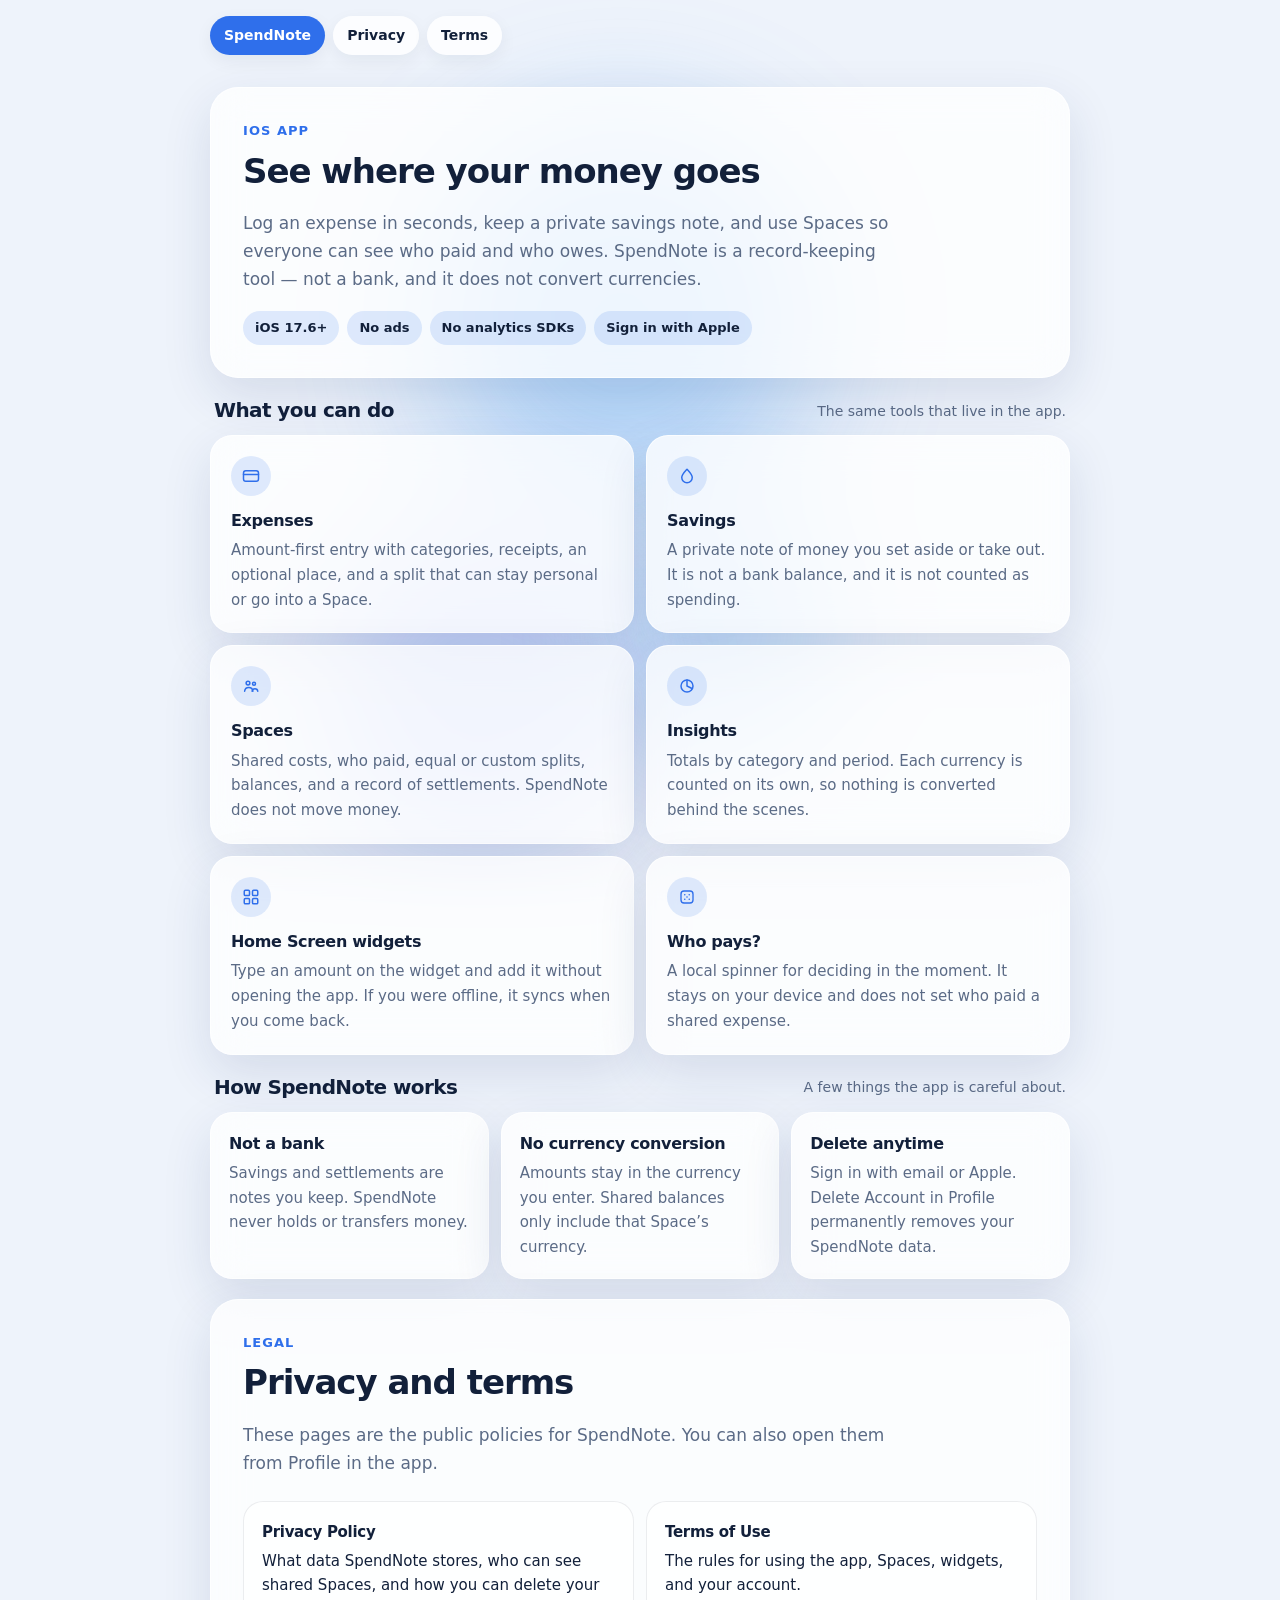
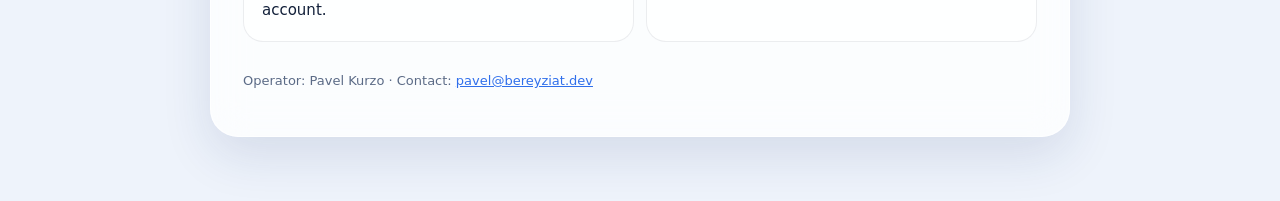
<file: index.html>
<!DOCTYPE html>
<html lang="en" id="top">
<head>
    <meta charset="utf-8">
    <meta name="viewport" content="width=device-width, initial-scale=1">
    <title>SpendNote</title>
    <meta name="description" content="SpendNote is an iOS app to track personal spending and split shared costs. Privacy Policy and Terms of Use.">
    <link rel="stylesheet" href="styles.css">
</head>
<body>
    <div class="atmosphere" aria-hidden="true">
        <div class="blob" data-blob></div>
        <div class="blob" data-blob></div>
        <div class="blob" data-blob></div>
    </div>

    <header class="topbar">
        <nav class="topbar-inner">
            <a class="active" href="index.html#top">SpendNote</a>
            <a href="privacy.html#top">Privacy</a>
            <a href="terms.html#top">Terms</a>
        </nav>
    </header>

    <div class="wrap">
        <main>
            <section class="card">
                <p class="kicker">iOS app</p>
                <h2>See where your money goes</h2>
                <p class="lede">Log an expense in seconds, keep a private savings note, and use Spaces so everyone can see who paid and who owes. SpendNote is a record-keeping tool — not a bank, and it does not convert currencies.</p>
                <div class="chips">
                    <span class="chip">iOS 17.6+</span>
                    <span class="chip">No ads</span>
                    <span class="chip">No analytics SDKs</span>
                    <span class="chip">Sign in with Apple</span>
                </div>
            </section>

            <section class="section">
                <div class="section-head">
                    <h3>What you can do</h3>
                    <p>The same tools that live in the app.</p>
                </div>
                <div class="features">
                    <article class="feature">
                        <div class="icon" aria-hidden="true">
                            <svg width="18" height="18" viewBox="0 0 24 24" fill="none" stroke="currentColor" stroke-width="2" stroke-linecap="round" stroke-linejoin="round"><rect x="2" y="5" width="20" height="14" rx="3"/><path d="M2 10h20"/></svg>
                        </div>
                        <strong>Expenses</strong>
                        <p>Amount-first entry with categories, receipts, an optional place, and a split that can stay personal or go into a Space.</p>
                    </article>
                    <article class="feature">
                        <div class="icon" aria-hidden="true">
                            <svg width="18" height="18" viewBox="0 0 24 24" fill="none" stroke="currentColor" stroke-width="2" stroke-linecap="round" stroke-linejoin="round"><path d="M12 3c-2.8 3.2-7 6.8-7 11a7 7 0 0 0 14 0c0-4.2-4.2-7.8-7-11z"/></svg>
                        </div>
                        <strong>Savings</strong>
                        <p>A private note of money you set aside or take out. It is not a bank balance, and it is not counted as spending.</p>
                    </article>
                    <article class="feature">
                        <div class="icon" aria-hidden="true">
                            <svg width="18" height="18" viewBox="0 0 24 24" fill="none" stroke="currentColor" stroke-width="2" stroke-linecap="round" stroke-linejoin="round"><circle cx="8" cy="8" r="2.5"/><circle cx="16" cy="9" r="2"/><path d="M3.5 19c.3-2.8 2.6-5 5.5-5s5.2 2.2 5.5 5"/><path d="M13.5 19c.2-1.8 1.8-3.2 3.8-3.2 2 0 3.5 1.2 3.7 3.2"/></svg>
                        </div>
                        <strong>Spaces</strong>
                        <p>Shared costs, who paid, equal or custom splits, balances, and a record of settlements. SpendNote does not move money.</p>
                    </article>
                    <article class="feature">
                        <div class="icon" aria-hidden="true">
                            <svg width="18" height="18" viewBox="0 0 24 24" fill="none" stroke="currentColor" stroke-width="2" stroke-linecap="round" stroke-linejoin="round"><circle cx="12" cy="12" r="8"/><path d="M12 4v8l6 3"/></svg>
                        </div>
                        <strong>Insights</strong>
                        <p>Totals by category and period. Each currency is counted on its own, so nothing is converted behind the scenes.</p>
                    </article>
                    <article class="feature">
                        <div class="icon" aria-hidden="true">
                            <svg width="18" height="18" viewBox="0 0 24 24" fill="none" stroke="currentColor" stroke-width="2" stroke-linecap="round" stroke-linejoin="round"><rect x="3" y="3" width="7" height="7" rx="1.5"/><rect x="14" y="3" width="7" height="7" rx="1.5"/><rect x="3" y="14" width="7" height="7" rx="1.5"/><rect x="14" y="14" width="7" height="7" rx="1.5"/></svg>
                        </div>
                        <strong>Home Screen widgets</strong>
                        <p>Type an amount on the widget and add it without opening the app. If you were offline, it syncs when you come back.</p>
                    </article>
                    <article class="feature">
                        <div class="icon" aria-hidden="true">
                            <svg width="18" height="18" viewBox="0 0 24 24" fill="none" stroke="currentColor" stroke-width="1.8" stroke-linecap="round" stroke-linejoin="round"><rect x="4" y="4" width="16" height="16" rx="4"/><circle cx="9" cy="9" r="1.1" fill="currentColor" stroke="none"/><circle cx="15" cy="9" r="1.1" fill="currentColor" stroke="none"/><circle cx="12" cy="12" r="1.1" fill="currentColor" stroke="none"/><circle cx="9" cy="15" r="1.1" fill="currentColor" stroke="none"/><circle cx="15" cy="15" r="1.1" fill="currentColor" stroke="none"/></svg>
                        </div>
                        <strong>Who pays?</strong>
                        <p>A local spinner for deciding in the moment. It stays on your device and does not set who paid a shared expense.</p>
                    </article>
                </div>
            </section>

            <section class="section">
                <div class="section-head">
                    <h3>How SpendNote works</h3>
                    <p>A few things the app is careful about.</p>
                </div>
                <div class="notes">
                    <article class="note">
                        <strong>Not a bank</strong>
                        <p>Savings and settlements are notes you keep. SpendNote never holds or transfers money.</p>
                    </article>
                    <article class="note">
                        <strong>No currency conversion</strong>
                        <p>Amounts stay in the currency you enter. Shared balances only include that Space’s currency.</p>
                    </article>
                    <article class="note">
                        <strong>Delete anytime</strong>
                        <p>Sign in with email or Apple. Delete Account in Profile permanently removes your SpendNote data.</p>
                    </article>
                </div>
            </section>

            <section class="card section">
                <p class="kicker">Legal</p>
                <h2>Privacy and terms</h2>
                <p class="lede">These pages are the public policies for SpendNote. You can also open them from Profile in the app.</p>
                <div class="grid">
                    <a class="tile" href="privacy.html#top">
                        <strong>Privacy Policy</strong>
                        What data SpendNote stores, who can see shared Spaces, and how you can delete your account.
                    </a>
                    <a class="tile" href="terms.html#top">
                        <strong>Terms of Use</strong>
                        The rules for using the app, Spaces, widgets, and your account.
                    </a>
                </div>
                <p class="foot">Operator: Pavel Kurzo · Contact: <a href="mailto:pavel@bereyziat.dev">pavel@bereyziat.dev</a></p>
            </section>
        </main>
    </div>
    <script src="atmosphere.js"></script>
</body>
</html>
</file>
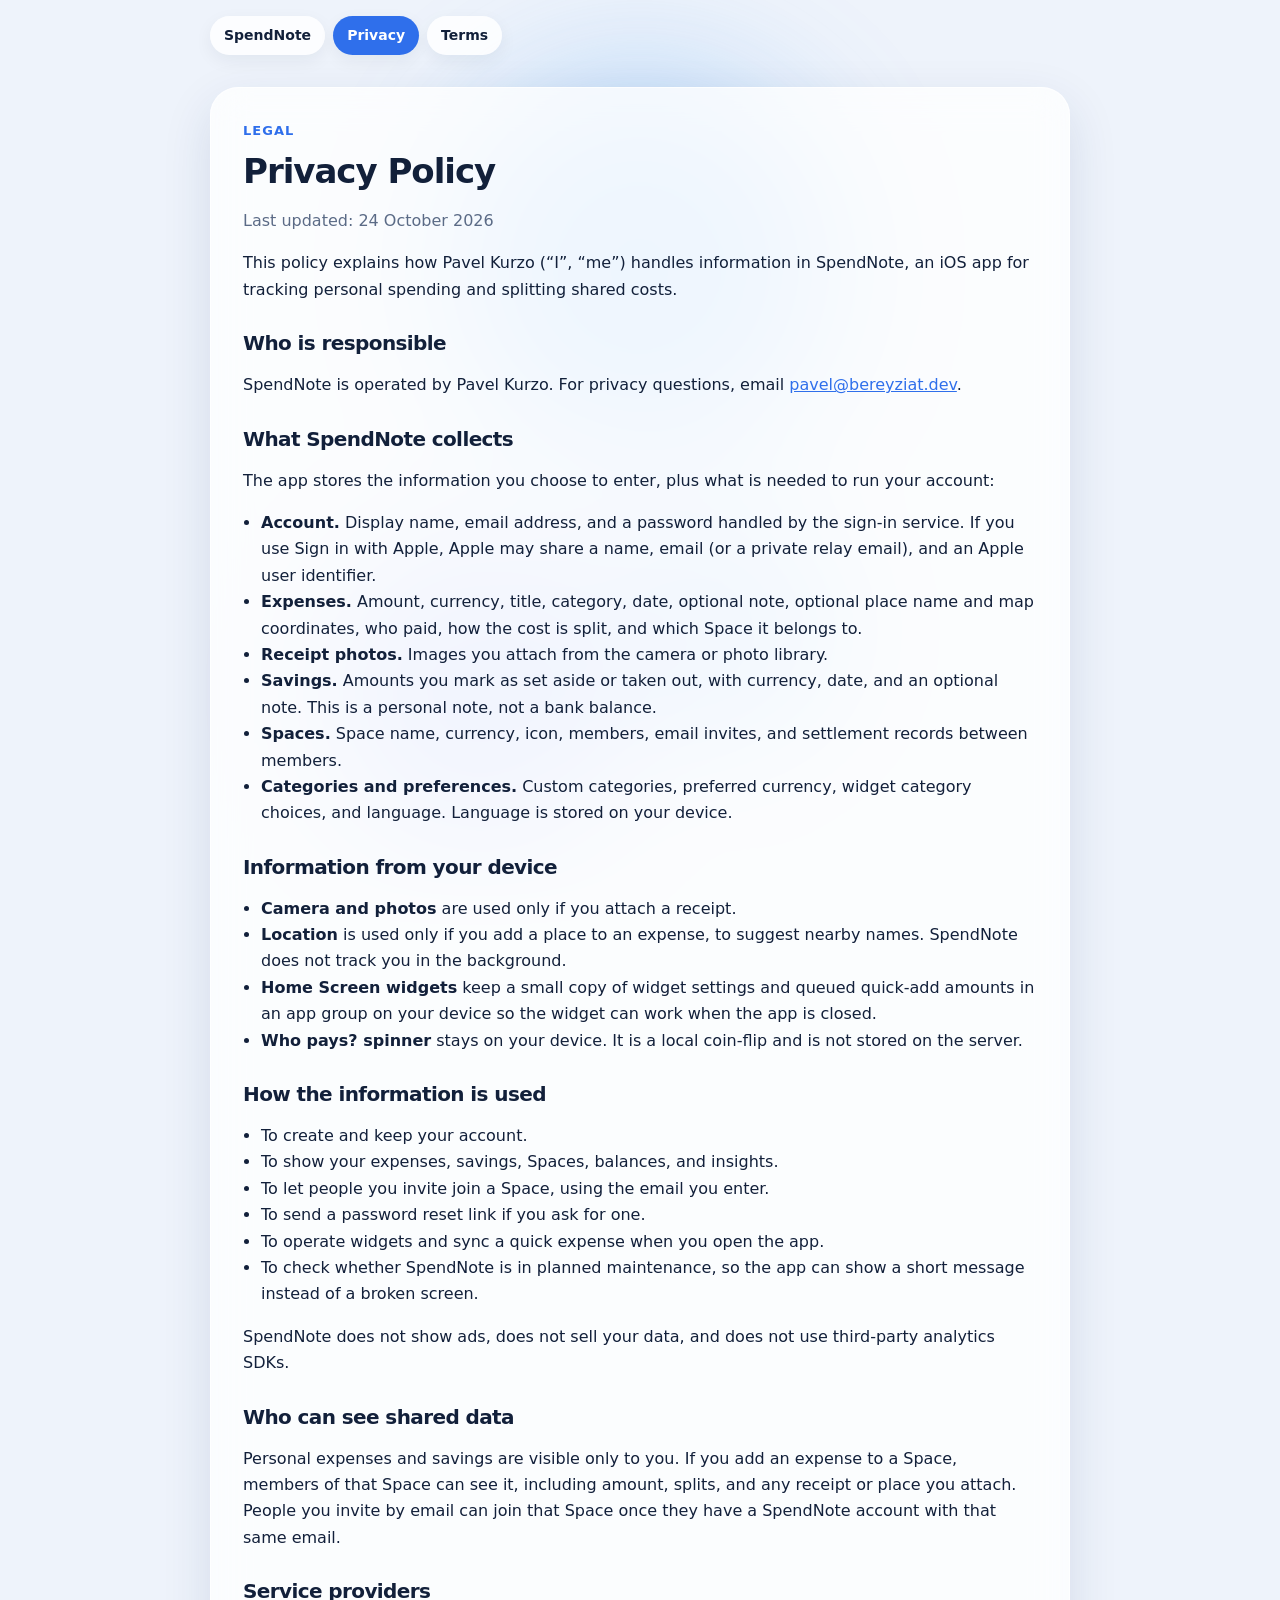
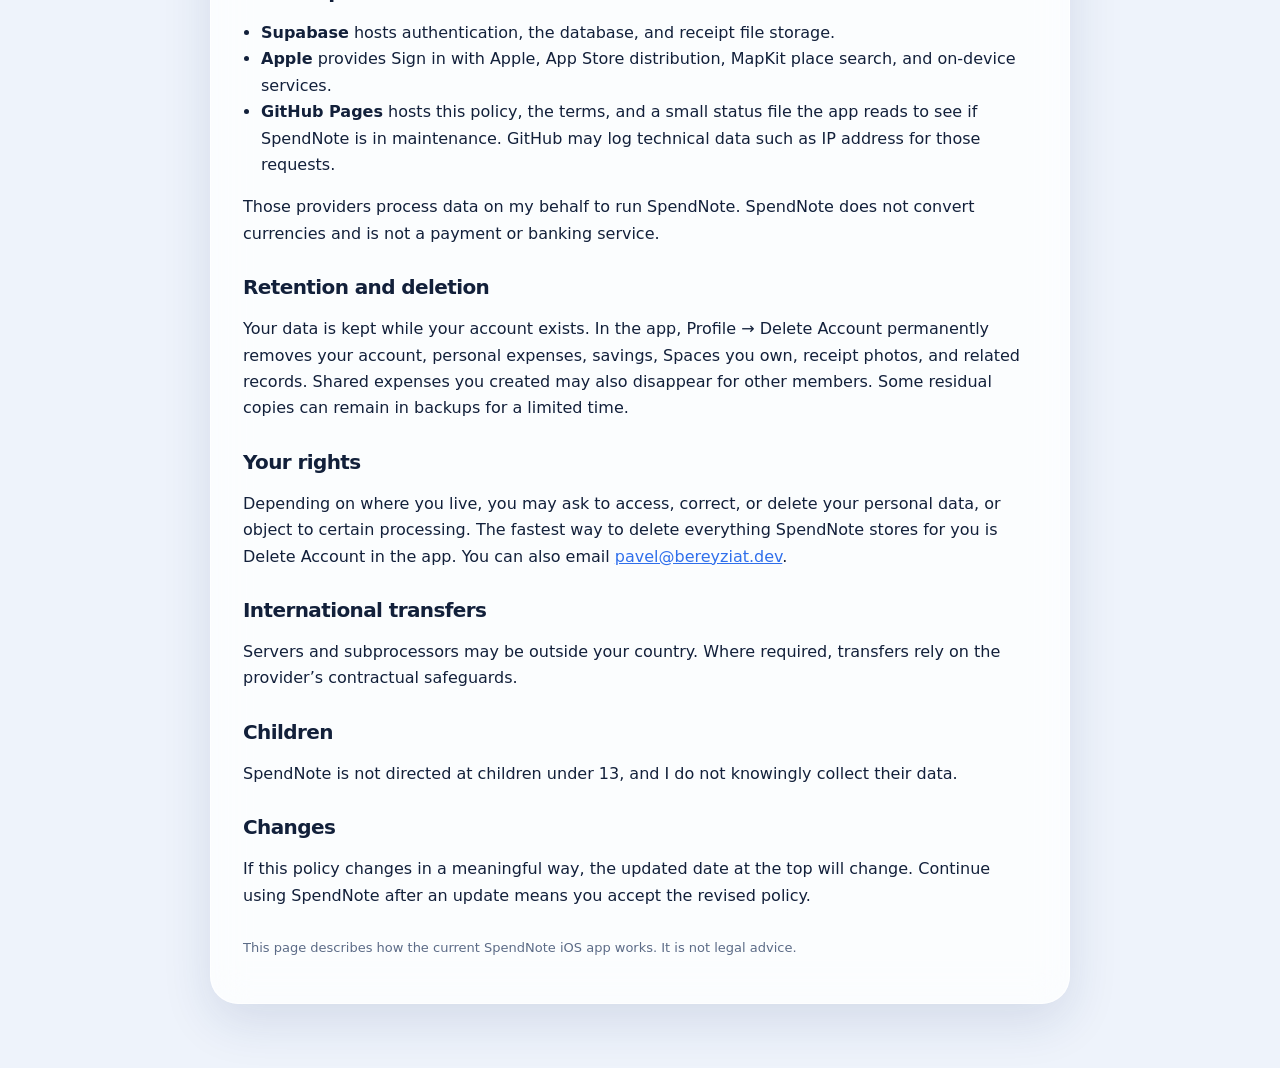
<file: privacy.html>
<!DOCTYPE html>
<html lang="en" id="top">
<head>
    <meta charset="utf-8">
    <meta name="viewport" content="width=device-width, initial-scale=1">
    <title>Privacy Policy · SpendNote</title>
    <meta name="description" content="Privacy Policy for the SpendNote iOS app.">
    <link rel="stylesheet" href="styles.css">
</head>
<body>
    <div class="atmosphere" aria-hidden="true">
        <div class="blob" data-blob></div>
        <div class="blob" data-blob></div>
        <div class="blob" data-blob></div>
    </div>

    <header class="topbar">
        <nav class="topbar-inner">
            <a href="index.html#top">SpendNote</a>
            <a class="active" href="privacy.html#top">Privacy</a>
            <a href="terms.html#top">Terms</a>
        </nav>
    </header>

    <div class="wrap">
        <main class="card">
            <p class="kicker">Legal</p>
            <h2>Privacy Policy</h2>
            <p class="meta">Last updated: 24 October 2026</p>
            <p>This policy explains how Pavel Kurzo (“I”, “me”) handles information in SpendNote, an iOS app for tracking personal spending and splitting shared costs.</p>

            <h3>Who is responsible</h3>
            <p>SpendNote is operated by Pavel Kurzo. For privacy questions, email <a href="mailto:pavel@bereyziat.dev">pavel@bereyziat.dev</a>.</p>

            <h3>What SpendNote collects</h3>
            <p>The app stores the information you choose to enter, plus what is needed to run your account:</p>
            <ul>
                <li><strong>Account.</strong> Display name, email address, and a password handled by the sign-in service. If you use Sign in with Apple, Apple may share a name, email (or a private relay email), and an Apple user identifier.</li>
                <li><strong>Expenses.</strong> Amount, currency, title, category, date, optional note, optional place name and map coordinates, who paid, how the cost is split, and which Space it belongs to.</li>
                <li><strong>Receipt photos.</strong> Images you attach from the camera or photo library.</li>
                <li><strong>Savings.</strong> Amounts you mark as set aside or taken out, with currency, date, and an optional note. This is a personal note, not a bank balance.</li>
                <li><strong>Spaces.</strong> Space name, currency, icon, members, email invites, and settlement records between members.</li>
                <li><strong>Categories and preferences.</strong> Custom categories, preferred currency, widget category choices, and language. Language is stored on your device.</li>
            </ul>

            <h3>Information from your device</h3>
            <ul>
                <li><strong>Camera and photos</strong> are used only if you attach a receipt.</li>
                <li><strong>Location</strong> is used only if you add a place to an expense, to suggest nearby names. SpendNote does not track you in the background.</li>
                <li><strong>Home Screen widgets</strong> keep a small copy of widget settings and queued quick-add amounts in an app group on your device so the widget can work when the app is closed.</li>
                <li><strong>Who pays? spinner</strong> stays on your device. It is a local coin-flip and is not stored on the server.</li>
            </ul>

            <h3>How the information is used</h3>
            <ul>
                <li>To create and keep your account.</li>
                <li>To show your expenses, savings, Spaces, balances, and insights.</li>
                <li>To let people you invite join a Space, using the email you enter.</li>
                <li>To send a password reset link if you ask for one.</li>
                <li>To operate widgets and sync a quick expense when you open the app.</li>
                <li>To check whether SpendNote is in planned maintenance, so the app can show a short message instead of a broken screen.</li>
            </ul>
            <p>SpendNote does not show ads, does not sell your data, and does not use third-party analytics SDKs.</p>

            <h3>Who can see shared data</h3>
            <p>Personal expenses and savings are visible only to you. If you add an expense to a Space, members of that Space can see it, including amount, splits, and any receipt or place you attach. People you invite by email can join that Space once they have a SpendNote account with that same email.</p>

            <h3>Service providers</h3>
            <ul>
                <li><strong>Supabase</strong> hosts authentication, the database, and receipt file storage.</li>
                <li><strong>Apple</strong> provides Sign in with Apple, App Store distribution, MapKit place search, and on-device services.</li>
                <li><strong>GitHub Pages</strong> hosts this policy, the terms, and a small status file the app reads to see if SpendNote is in maintenance. GitHub may log technical data such as IP address for those requests.</li>
            </ul>
            <p>Those providers process data on my behalf to run SpendNote. SpendNote does not convert currencies and is not a payment or banking service.</p>

            <h3>Retention and deletion</h3>
            <p>Your data is kept while your account exists. In the app, Profile → Delete Account permanently removes your account, personal expenses, savings, Spaces you own, receipt photos, and related records. Shared expenses you created may also disappear for other members. Some residual copies can remain in backups for a limited time.</p>

            <h3>Your rights</h3>
            <p>Depending on where you live, you may ask to access, correct, or delete your personal data, or object to certain processing. The fastest way to delete everything SpendNote stores for you is Delete Account in the app. You can also email <a href="mailto:pavel@bereyziat.dev">pavel@bereyziat.dev</a>.</p>

            <h3>International transfers</h3>
            <p>Servers and subprocessors may be outside your country. Where required, transfers rely on the provider’s contractual safeguards.</p>

            <h3>Children</h3>
            <p>SpendNote is not directed at children under 13, and I do not knowingly collect their data.</p>

            <h3>Changes</h3>
            <p>If this policy changes in a meaningful way, the updated date at the top will change. Continue using SpendNote after an update means you accept the revised policy.</p>

            <p class="foot">This page describes how the current SpendNote iOS app works. It is not legal advice.</p>
        </main>
    </div>
    <script src="atmosphere.js"></script>
</body>
</html>
</file>
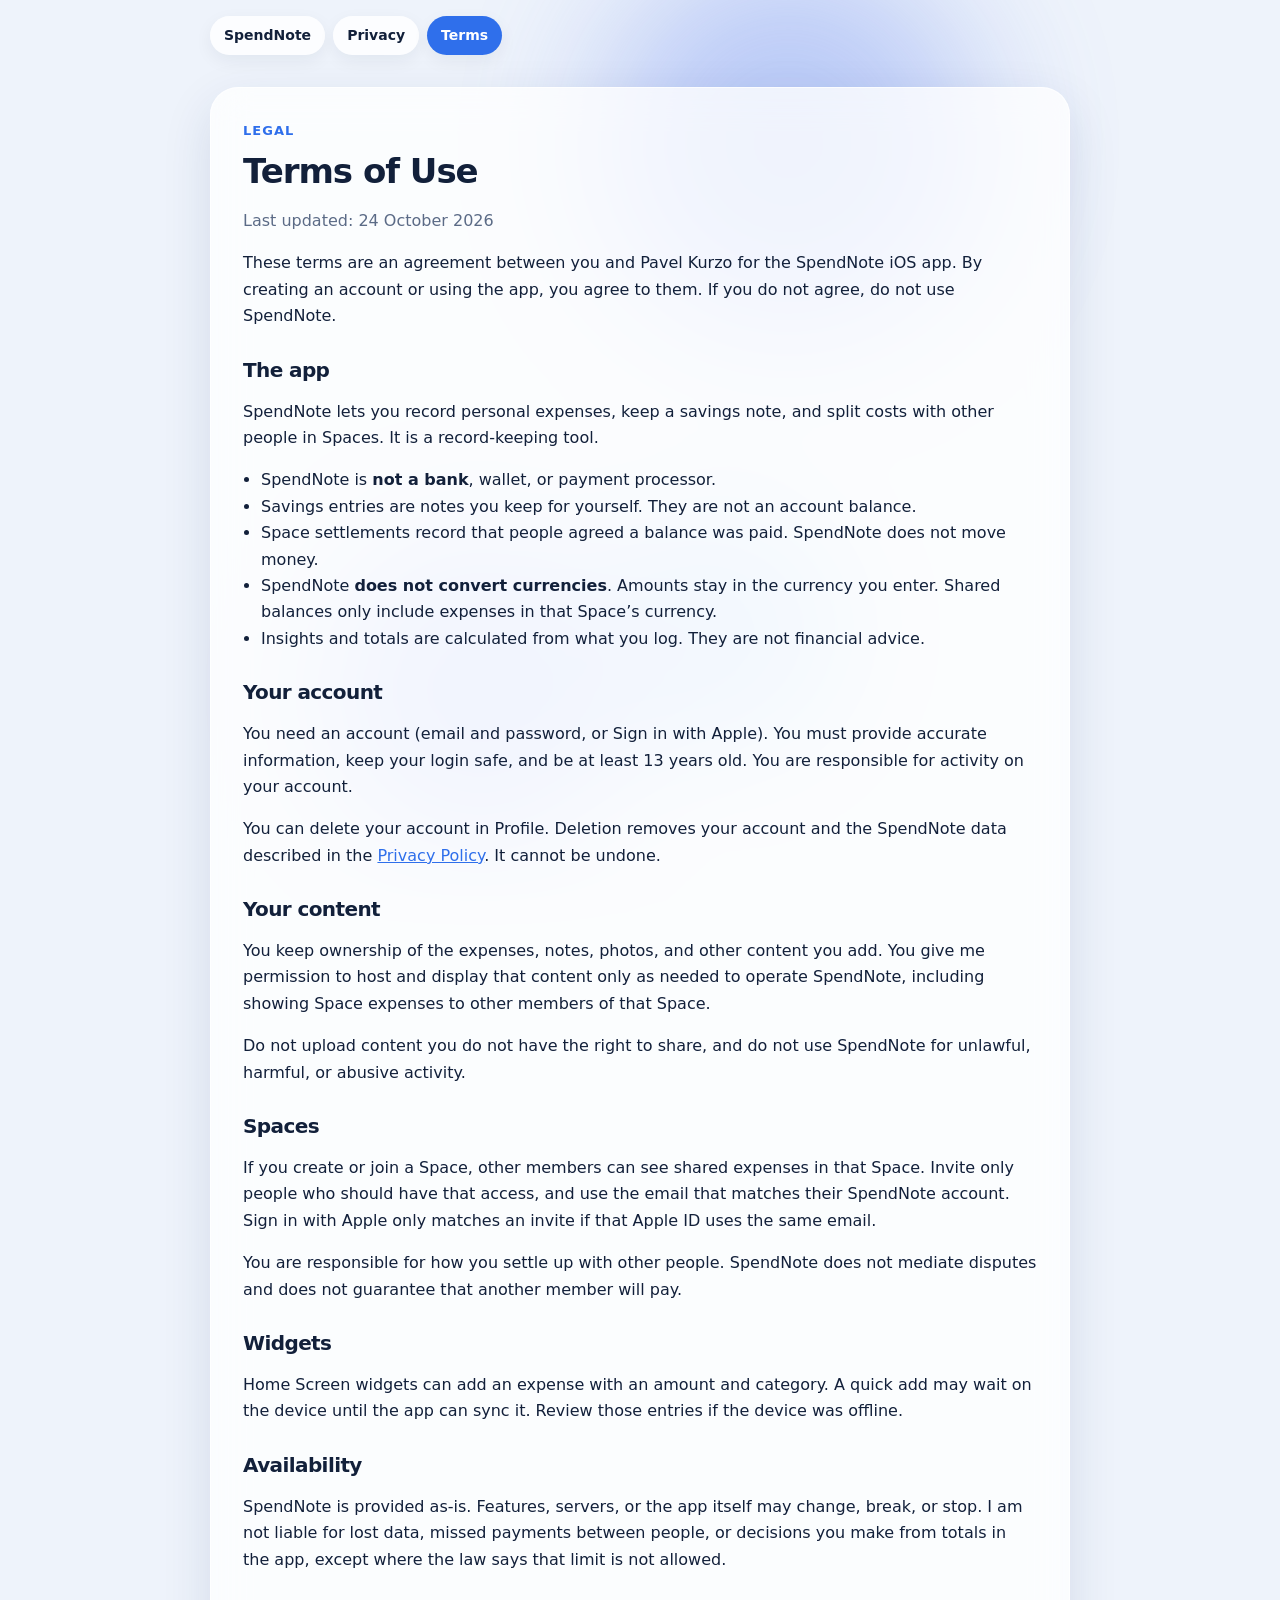
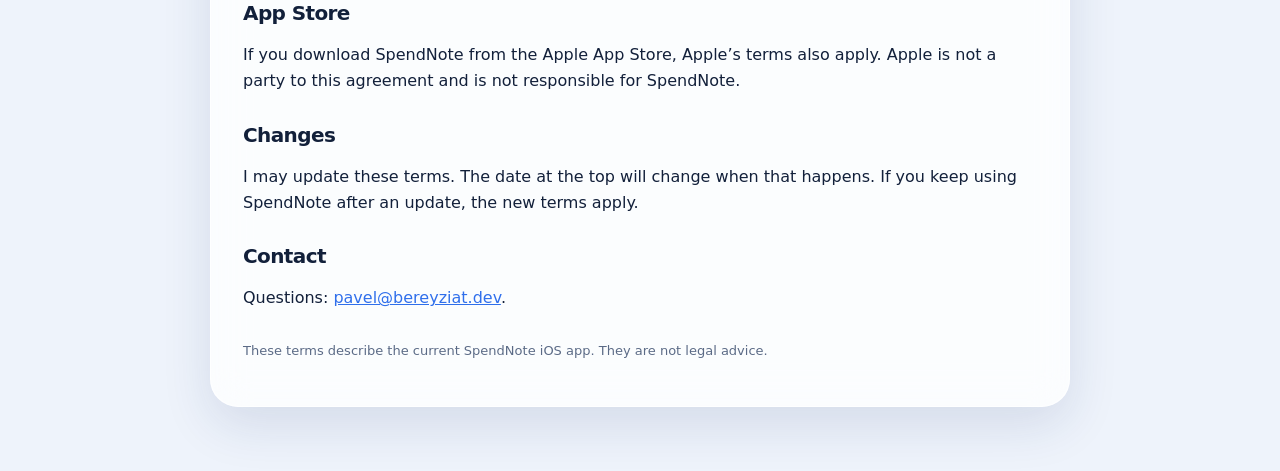
<file: terms.html>
<!DOCTYPE html>
<html lang="en" id="top">
<head>
    <meta charset="utf-8">
    <meta name="viewport" content="width=device-width, initial-scale=1">
    <title>Terms of Use · SpendNote</title>
    <meta name="description" content="Terms of Use for the SpendNote iOS app.">
    <link rel="stylesheet" href="styles.css">
</head>
<body>
    <div class="atmosphere" aria-hidden="true">
        <div class="blob" data-blob></div>
        <div class="blob" data-blob></div>
        <div class="blob" data-blob></div>
    </div>

    <header class="topbar">
        <nav class="topbar-inner">
            <a href="index.html#top">SpendNote</a>
            <a href="privacy.html#top">Privacy</a>
            <a class="active" href="terms.html#top">Terms</a>
        </nav>
    </header>

    <div class="wrap">
        <main class="card">
            <p class="kicker">Legal</p>
            <h2>Terms of Use</h2>
            <p class="meta">Last updated: 24 October 2026</p>
            <p>These terms are an agreement between you and Pavel Kurzo for the SpendNote iOS app. By creating an account or using the app, you agree to them. If you do not agree, do not use SpendNote.</p>

            <h3>The app</h3>
            <p>SpendNote lets you record personal expenses, keep a savings note, and split costs with other people in Spaces. It is a record-keeping tool.</p>
            <ul>
                <li>SpendNote is <strong>not a bank</strong>, wallet, or payment processor.</li>
                <li>Savings entries are notes you keep for yourself. They are not an account balance.</li>
                <li>Space settlements record that people agreed a balance was paid. SpendNote does not move money.</li>
                <li>SpendNote <strong>does not convert currencies</strong>. Amounts stay in the currency you enter. Shared balances only include expenses in that Space’s currency.</li>
                <li>Insights and totals are calculated from what you log. They are not financial advice.</li>
            </ul>

            <h3>Your account</h3>
            <p>You need an account (email and password, or Sign in with Apple). You must provide accurate information, keep your login safe, and be at least 13 years old. You are responsible for activity on your account.</p>
            <p>You can delete your account in Profile. Deletion removes your account and the SpendNote data described in the <a href="privacy.html#top">Privacy Policy</a>. It cannot be undone.</p>

            <h3>Your content</h3>
            <p>You keep ownership of the expenses, notes, photos, and other content you add. You give me permission to host and display that content only as needed to operate SpendNote, including showing Space expenses to other members of that Space.</p>
            <p>Do not upload content you do not have the right to share, and do not use SpendNote for unlawful, harmful, or abusive activity.</p>

            <h3>Spaces</h3>
            <p>If you create or join a Space, other members can see shared expenses in that Space. Invite only people who should have that access, and use the email that matches their SpendNote account. Sign in with Apple only matches an invite if that Apple ID uses the same email.</p>
            <p>You are responsible for how you settle up with other people. SpendNote does not mediate disputes and does not guarantee that another member will pay.</p>

            <h3>Widgets</h3>
            <p>Home Screen widgets can add an expense with an amount and category. A quick add may wait on the device until the app can sync it. Review those entries if the device was offline.</p>

            <h3>Availability</h3>
            <p>SpendNote is provided as-is. Features, servers, or the app itself may change, break, or stop. I am not liable for lost data, missed payments between people, or decisions you make from totals in the app, except where the law says that limit is not allowed.</p>

            <h3>App Store</h3>
            <p>If you download SpendNote from the Apple App Store, Apple’s terms also apply. Apple is not a party to this agreement and is not responsible for SpendNote.</p>

            <h3>Changes</h3>
            <p>I may update these terms. The date at the top will change when that happens. If you keep using SpendNote after an update, the new terms apply.</p>

            <h3>Contact</h3>
            <p>Questions: <a href="mailto:pavel@bereyziat.dev">pavel@bereyziat.dev</a>.</p>

            <p class="foot">These terms describe the current SpendNote iOS app. They are not legal advice.</p>
        </main>
    </div>
    <script src="atmosphere.js"></script>
</body>
</html>
</file>
<file: styles.css>
:root {
    --bg: #eef3fb;
    --card: rgba(255, 255, 255, 0.78);
    --text: #12203a;
    --muted: #5b6b86;
    --line: rgba(18, 32, 58, 0.08);
    --accent: #2f6feb;
    --accent-soft: rgba(47, 111, 235, 0.14);
    --shadow: 0 18px 50px rgba(24, 52, 110, 0.12);
}

* {
    box-sizing: border-box;
}

html, body {
    margin: 0;
    padding: 0;
}

body {
    min-height: 100vh;
    font-family: "SF Pro Text", "Segoe UI", system-ui, -apple-system, sans-serif;
    color: var(--text);
    background: var(--bg);
    line-height: 1.65;
}

.atmosphere {
    position: fixed;
    inset: 0;
    overflow: hidden;
    pointer-events: none;
    z-index: 0;
}

.blob {
    position: absolute;
    left: 50%;
    top: 50%;
    width: 320px;
    height: 320px;
    border-radius: 50%;
    filter: blur(72px);
    background: rgb(51 122 235);
    opacity: 0.3;
    transform: translate(-50%, -50%);
    will-change: transform, background-color;
}

.blob:nth-child(1) {
    transform: translate(-50%, -50%) translate(140px, -220px);
}

.blob:nth-child(2) {
    width: 280px;
    height: 280px;
    background: rgb(71 158 245);
    opacity: 0.26;
    transform: translate(-50%, -50%) translate(-160px, 240px);
}

.blob:nth-child(3) {
    width: 230px;
    height: 230px;
    background: rgb(92 128 240);
    opacity: 0.22;
    transform: translate(-50%, -50%) translate(80px, 180px);
}

.wrap {
    position: relative;
    z-index: 1;
    width: min(860px, calc(100% - 32px));
    margin: 0 auto;
    padding: 20px 0 64px;
}

.topbar {
    position: sticky;
    top: 0;
    z-index: 20;
    padding: 16px 16px 12px;
}

.card, .feature, .note {
    background: var(--card);
    border: 1px solid rgba(255, 255, 255, 0.7);
    box-shadow: var(--shadow);
    backdrop-filter: blur(18px);
}

.topbar-inner {
    width: min(860px, 100%);
    margin: 0 auto;
    display: flex;
    gap: 8px;
    flex-wrap: wrap;
    align-items: center;
}

.topbar-inner a {
    text-decoration: none;
    color: var(--text);
    background: rgba(255, 255, 255, 0.82);
    padding: 8px 14px;
    border-radius: 999px;
    font-size: 14px;
    font-weight: 600;
    box-shadow: 0 6px 18px rgba(18, 32, 58, 0.06);
}

.topbar-inner a.active, .topbar-inner a:hover {
    background: var(--accent);
    color: white;
}

.card {
    padding: 32px;
    border-radius: 28px;
}

.kicker {
    color: var(--accent);
    font-size: 13px;
    font-weight: 700;
    letter-spacing: 0.08em;
    text-transform: uppercase;
    margin: 0 0 8px;
}

h2, h3 {
    letter-spacing: -0.03em;
    line-height: 1.25;
}

h2 {
    font-size: 34px;
    margin: 0 0 8px;
}

h3 {
    font-size: 20px;
    margin: 28px 0 8px;
}

.meta, p, li {
    color: var(--text);
}

.meta, .foot, .lede {
    color: var(--muted);
}

.lede {
    font-size: 17px;
    max-width: 38em;
}

ul {
    padding-left: 18px;
}

a {
    color: var(--accent);
}

.chips {
    display: flex;
    flex-wrap: wrap;
    gap: 8px;
    margin: 18px 0 0;
}

.chip {
    background: var(--accent-soft);
    color: var(--text);
    border-radius: 999px;
    padding: 6px 12px;
    font-size: 13px;
    font-weight: 600;
}

.section {
    margin-top: 20px;
}

.section-head {
    display: flex;
    justify-content: space-between;
    gap: 16px;
    align-items: end;
    margin: 0 4px 12px;
}

.section-head h3 {
    margin: 0;
}

.section-head p {
    margin: 0;
    color: var(--muted);
    font-size: 14px;
}

.grid {
    display: grid;
    grid-template-columns: 1fr 1fr;
    gap: 12px;
    margin: 24px 0 8px;
}

.features {
    display: grid;
    grid-template-columns: 1fr 1fr;
    gap: 12px;
}

.feature {
    padding: 20px;
    border-radius: 22px;
}

.icon {
    width: 40px;
    height: 40px;
    min-width: 40px;
    min-height: 40px;
    border-radius: 50%;
    display: grid;
    place-items: center;
    background: var(--accent-soft);
    color: var(--accent);
    margin-bottom: 12px;
    overflow: hidden;
}

.icon svg {
    width: 18px;
    height: 18px;
    max-width: 18px;
    max-height: 18px;
    display: block;
}

.feature strong, .tile strong, .note strong {
    display: block;
    margin-bottom: 4px;
    letter-spacing: -0.02em;
}

.feature p, .note p, .tile {
    margin: 0;
    color: var(--muted);
    font-size: 15px;
}

.notes {
    display: grid;
    grid-template-columns: 1fr 1fr 1fr;
    gap: 12px;
}

.note {
    padding: 18px;
    border-radius: 22px;
}

.tile {
    display: block;
    text-decoration: none;
    color: inherit;
    padding: 18px;
    border-radius: 20px;
    background: rgba(255, 255, 255, 0.7);
    border: 1px solid var(--line);
    transition: transform 0.2s ease, border-color 0.2s ease;
}

.tile:hover {
    transform: translateY(-2px);
    border-color: rgba(47, 111, 235, 0.28);
}

.tile strong {
    color: var(--text);
}

.foot {
    margin-top: 28px;
    font-size: 13px;
}

@media (max-width: 720px) {
    .grid, .features, .notes, .section-head {
        grid-template-columns: 1fr;
        display: grid;
    }

    .section-head {
        align-items: start;
    }

    h2 {
        font-size: 28px;
    }
}

@media (prefers-reduced-motion: reduce) {
    .blob, .tile {
        transition: none !important;
    }
}
</file>
